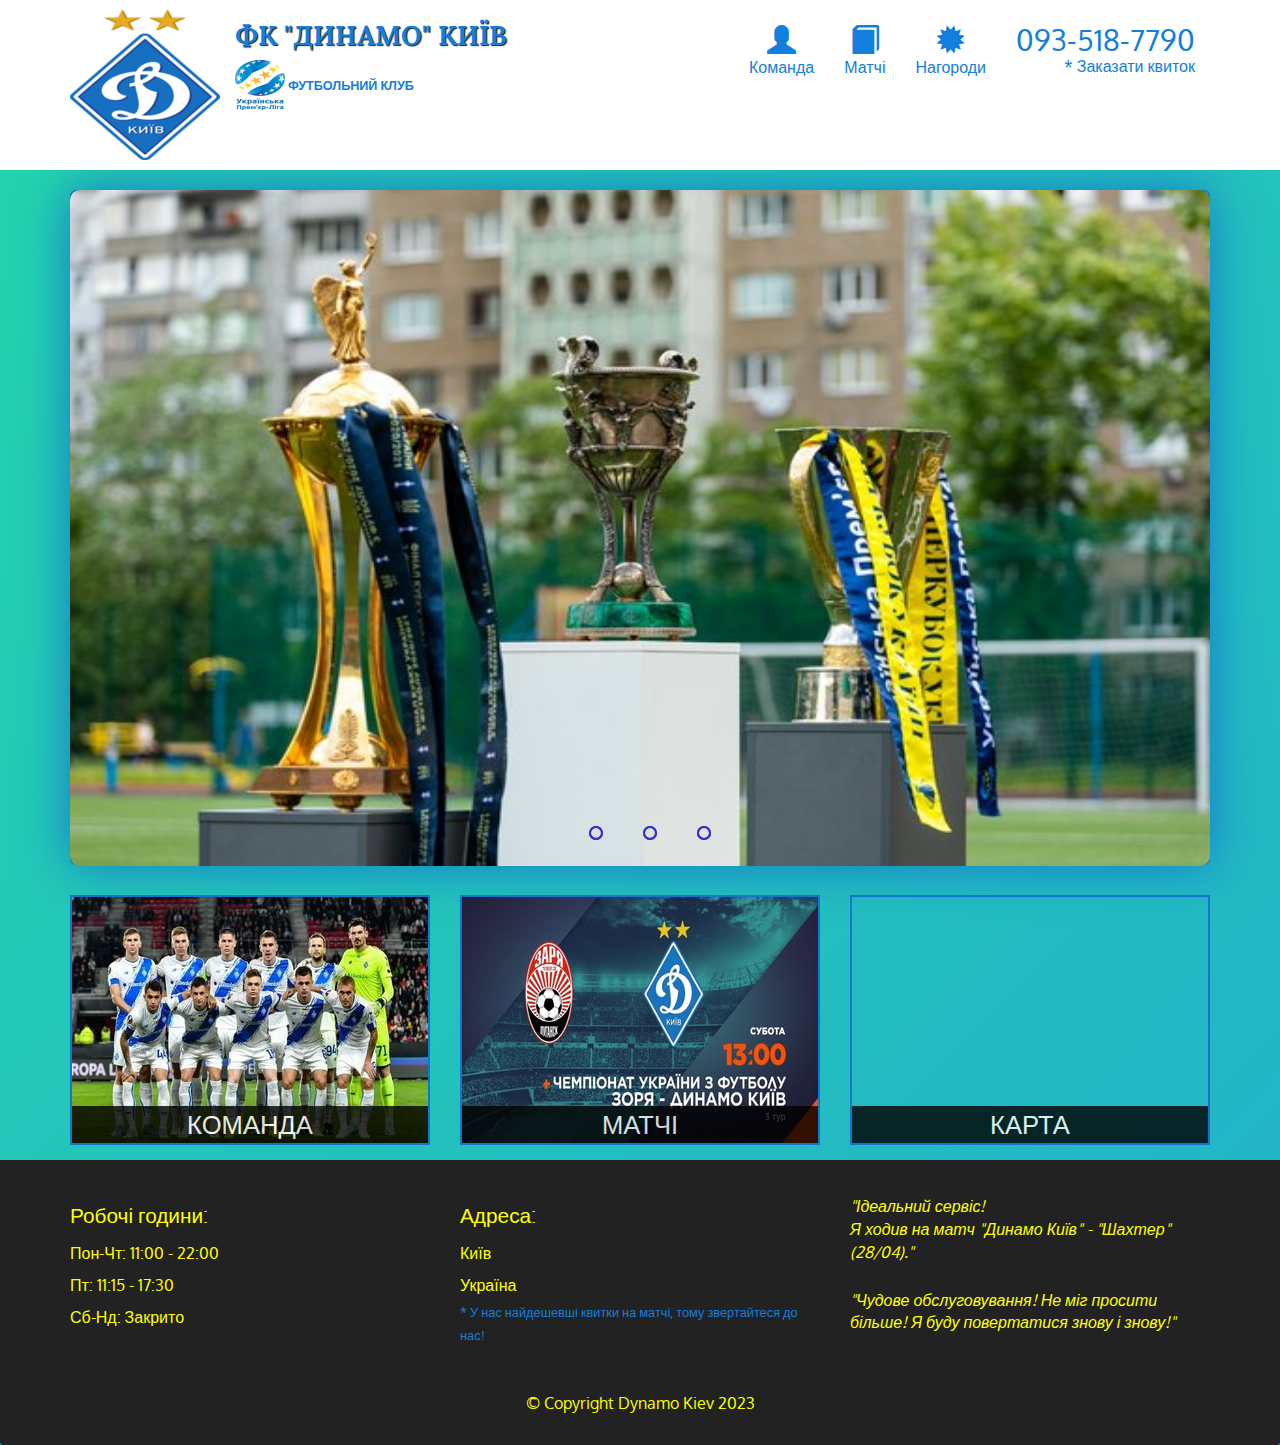
<file: index.html>
<!doctype html>
<html lang="en">
  <head>
    <meta charset="utf-8">
    <meta http-equiv="X-UA-Compatible" content="IE=edge">
    <meta name="viewport" content="width=device-width, initial-scale=1">
    <title>Клуб Динамо</title>
    <link rel="stylesheet" href="css/bootstrap.min.css">
    <link rel="stylesheet" href="./css/style.css">
    <link href='https://fonts.googleapis.com/css?family=Oxygen:400,300,700' rel='stylesheet' type='text/css'>
    <link href='https://fonts.googleapis.com/css?family=Lora' rel='stylesheet' type='text/css'>
  </head>
<body class="main_page">
  <header>
    <nav id="header-nav" class="navbar navbar-default">
      <div class="container">
        <div class="navbar-header">
          <a href="index.html" class="pull-left visible-md visible-lg">
            <div id="logo-img"></div>
          </a>
          <div class="navbar-brand">
            <a href="index.html"><h1>ФК "Динамо" Київ</h1></a>
            <p>
              <img class="logo_img" src="./img/Офіційна_емблема_Прем'єр-Ліги.png" alt="Football club">
              <span>Футбольний клуб</span>
            </p>
          </div>

          <button type="button" class="navbar-toggle collapsed" data-toggle="collapse" data-target="#collapsable-nav" aria-expanded="false">
            <span class="sr-only">Toggle navigation</span>
            <span class="icon-bar "></span>
            <span class="icon-bar"></span>
            <span class="icon-bar"></span>
          </button>
        </div>
        <div id="collapsable-nav" class="collapse navbar-collapse">
           <ul id="nav-list" class="nav navbar-nav navbar-right">
            <li class="visible-xs active">
              <a href="index.html">
                <span class="glyphicon glyphicon-home"></span> Головна</a>
            </li>
            <li>
              <a href="players.html">
                <span class="glyphicon glyphicon-user"></span><br class="hidden-xs"> Команда</a>
            </li>
            <li>
              <a href="./matches.html">
                <span class="glyphicon glyphicon-book"></span><br class="hidden-xs"> Матчі</a>
            </li>
            <li>
              <a href="award-category.html">
                <span class="glyphicon glyphicon-certificate"></span><br class="hidden-xs"> Нагороди</a>
            </li>
            <li id="phone" class="hidden-xs">
              <a href="tel:+380935187790">
                <span>093-518-7790</span></a><div>* Заказати квиток</div>
            </li>
          </ul><!-- #nav-list -->
        </div><!-- .collapse .navbar-collapse -->
      </div><!-- .container -->
    </nav><!-- #header-nav -->
  </header>

  <div id="call-btn" class="visible-xs">
    <a class="btn" href="tel:+380935187790">
    <span class="glyphicon glyphicon-earphone"></span>
    093-518-7790
    </a>
  </div>
  <div id="xs-deliver" class="text-center visible-xs">* Заказати квиток</div>
  <div id="main-content" class="container">
    <div class="jumbotron">
       <!-- image slider start -->
   <div class="sliders">
    <div class="slides">
        <!-- radio buttons starts -->
        <input type="radio" name="radio-btn" id="radio1">
        <input type="radio" name="radio-btn" id="radio2">
        <input type="radio" name="radio-btn" id="radio3">
        <!-- radio buttons end -->
        <!-- slide images start -->
        <div class="slide first">
            <img src="./img/5DM43054.jpg" alt="Slide1">
        </div>
        <div class="slide">
            <img src="./img/o_1fujc5g8v113fhfsptafb1r1c1k.jpg" alt="Slide2">
        </div>
        <div class="slide">
            <img src="./img/Screenshot_1.png" alt="Slide3">
        </div>
        <!-- slide images end -->
        <!-- automation navigation start-->
        <div class="navigation-auto">
            <div class="auto-btn1"></div>
            <div class="auto-btn2"></div>
            <div class="auto-btn3"></div>
        </div>
        <!-- automation navigation end -->
    </div>
    <!-- manual navigation start -->
    <div class="navigation-manual">
        <label for="radio1" class="manual-btn"></label>
        <label for="radio2" class="manual-btn"></label>
        <label for="radio3" class="manual-btn"></label>
    </div>
    <!-- manual navigation end -->
   </div>
   <!-- image slider end -->
    </div>
    <div id="home-tiles" class="row">
      <div class="col-md-4 col-sm-6 col-xs-12">
        <a href="players.html"><div id="menu-tile"><span>команда</span></div></a>
      </div>
      <div class="col-md-4 col-sm-6 col-xs-12">
        <a href="matches.html"><div id="specials-tile"><span>Матчі</span></div></a>
      </div>
      <div class="col-md-4 col-sm-12 col-xs-12">
        <a href="https://goo.gl/maps/B1A9yMEbKbUBrnJg8" target="_blank">
          <div id="map-tile">
            <iframe src="https://www.google.com/maps/embed?pb=!1m18!1m12!1m3!1d2540.511824461447!2d30.53340681573129!3d50.45019307947534!2m3!1f0!2f0!3f0!3m2!1i1024!2i768!4f13.1!3m3!1m2!1s0x40d4ce4d637de063%3A0x9b54fb10552f8727!2z0KHRgtCw0LTRltC-0L0gwqvQlNC40L3QsNC80L7CuyDRltC8LiDQktCw0LvQtdGA0ZbRjyDQm9C-0LHQsNC90L7QstGB0YzQutC-0LPQvg!5e0!3m2!1suk!2sua!4v1684696627253!5m2!1suk!2sua" width="800" height="450" style="border:0;" allowfullscreen="" loading="lazy" referrerpolicy="no-referrer-when-downgrade"></iframe>
            <span>Карта</span>
          </div>
        </a>
      </div>
    </div><!-- End of #home-tiles -->
  </div><!-- End of #main-content -->

  <footer class="panel-footer">
    <div class="container">
      <div class="row">
        <section id="hours" class="col-sm-4">
          <span>Робочі години:</span><br>
          Пон-Чт: 11:00 - 22:00<br>
          Пт: 11:15 - 17:30<br>
          Сб-Нд: Закрито
          <hr class="visible-xs">
        </section>
        <section id="address" class="col-sm-4">
          <span>Адреса:</span><br>
          Київ<br>
          Україна
          <p>* У нас найдешевші квитки на матчі, тому звертайтеся до нас!</p>
          <hr class="visible-xs">
        </section>
        <section id="testimonials" class="col-sm-4">
          <p>"Ідеальний сервіс! <br> Я ходив на матч "Динамо Київ" - "Шахтер" (28/04)."</p>
          <p>"Чудове обслуговування! Не міг просити більше! Я буду повертатися знову і знову!"</p>
        </section>
      </div>
      <div class="text-center">&copy; Copyright Dynamo Kiev 2023</div>
    </div>
  </footer>

  <!-- jQuery (Bootstrap JS plugins depend on it) -->
  <script src="./js/jquery-3.6.4.min.js"></script>
  <script src="./js/bootstrap.min.js"></script>
  <script src="./js/script.js"></script>
</body>
</html>
</file>
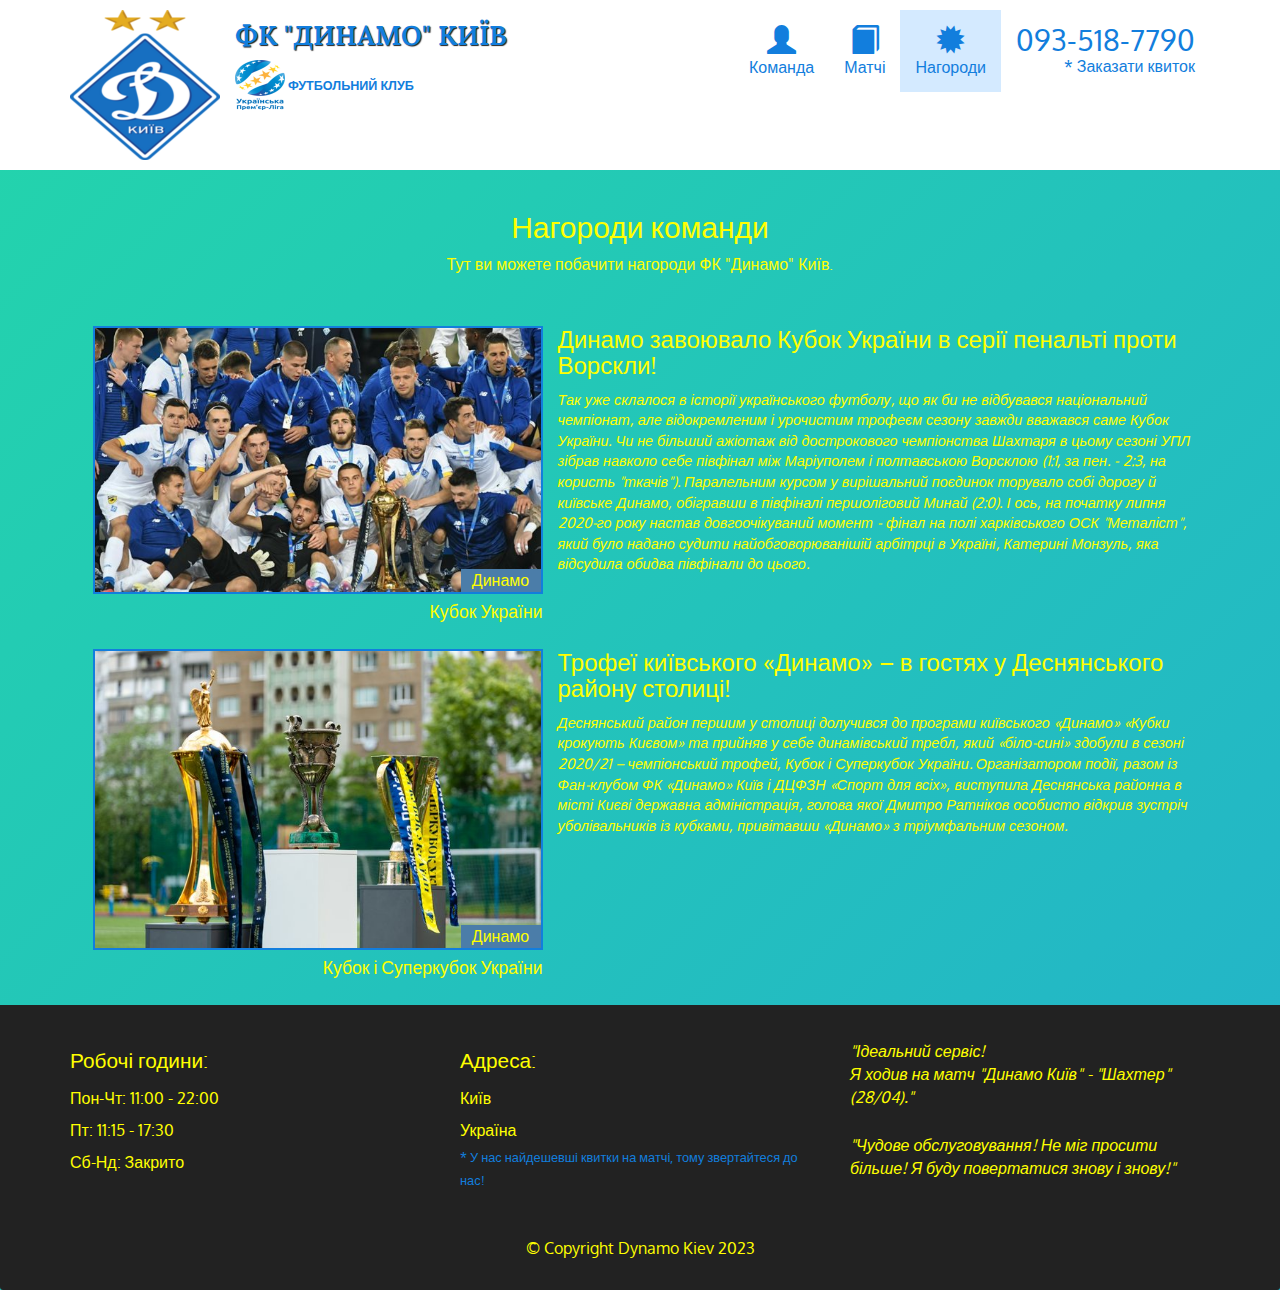
<file: award-category.html>
<!doctype html>
<html lang="en">
  <head>
    <meta charset="utf-8">
    <meta http-equiv="X-UA-Compatible" content="IE=edge">
    <meta name="viewport" content="width=device-width, initial-scale=1">
    <title>Нагороди Динама</title>
    <link rel="stylesheet" href="./css/bootstrap.min.css">
    <link rel="stylesheet" href="./css/style.css">
    <link href='https://fonts.googleapis.com/css?family=Oxygen:400,300,700' rel='stylesheet' type='text/css'>
    <link href='https://fonts.googleapis.com/css?family=Lora' rel='stylesheet' type='text/css'>
  </head>
<body class="award-back">
  <header>
    <nav id="header-nav" class="navbar navbar-default">
      <div class="container">
        <div class="navbar-header">
          <a href="index.html" class="pull-left visible-md visible-lg">
            <div id="logo-img"></div>
          </a>
          <div class="navbar-brand">
            <a href="index.html"><h1>ФК "Динамо" Київ</h1></a>
            <p>
              <img class="logo_img" src="./img/Офіційна_емблема_Прем'єр-Ліги.png" alt="Football club">
              <span>Футбольний клуб</span>
            </p>
          </div>

          <button type="button" class="navbar-toggle collapsed" data-toggle="collapse" data-target="#collapsable-nav" aria-expanded="false">
            <span class="sr-only">Toggle navigation</span>
            <span class="icon-bar"></span>
            <span class="icon-bar"></span>
            <span class="icon-bar"></span>
          </button>
        </div>
        <div id="collapsable-nav" class="collapse navbar-collapse">
           <ul id="nav-list" class="nav navbar-nav navbar-right">
            <li class="visible-xs">
              <a href="index.html">
                <span class="glyphicon glyphicon-home"></span> Головна</a>
            </li>
            <li>
              <a href="players.html">
                <span class="glyphicon glyphicon-user"></span><br class="hidden-xs"> Команда</a>
            </li>
            <li>
              <a href="./matches.html">
                <span class="glyphicon glyphicon-book"></span><br class="hidden-xs"> Матчі</a>
            </li>
            <li class="active">
              <a href="award-category.html">
                <span class="glyphicon glyphicon-certificate"></span><br class="hidden-xs"> Нагороди</a>
            </li>
            <li id="phone" class="hidden-xs">
              <a href="tel:+380935187790">
                <span>093-518-7790</span></a><div>* Заказати квиток</div>
            </li>
          </ul><!-- #nav-list -->
        </div><!-- .collapse .navbar-collapse -->
      </div><!-- .container -->
    </nav><!-- #header-nav -->
  </header>
    <div id="call-btn" class="visible-xs">
        <a class="btn" href="tel:+380935187790">
        <span class="glyphicon glyphicon-earphone"></span>
        093-518-7790
        </a>
      </div>
    <div id="xs-deliver" class="text-center visible-xs">* Заказати квиток</div>

  <div id="main-content" class="container">
    <h2 id="menu-categories-title" class="text-center">Нагороди команди</h2>
    <div class="text-center">Тут ви можете побачити нагороди ФК "Динамо" Київ.</div>

    <section class="row">
      <div class="menu-item-tile col-md-12">
        <div class="row">
          <div class="col-sm-5">
            <div class="menu-item-photo">
              <div>Динамо</div>
              <img class="img-responsive" width="450" height="550" src="./img/Awards/426124.jpg" alt="Award-1">
            </div>
            <div class="menu-item-price">Кубок України
              <hr class="visible-xs">
            </div>
          </div>
          <div class="menu-item-description col-sm-7">
            <h3 class="menu-item-title">Динамо завоювало Кубок України в серії пенальті проти Ворскли!</h3>
            <p class="menu-item-details">Так уже склалося в історії українського футболу, що як би не відбувався національний чемпіонат, але відокремленим і урочистим трофеєм сезону завжди вважався саме Кубок України. Чи не більший ажіотаж від дострокового чемпіонства Шахтаря в цьому сезоні УПЛ зібрав навколо себе півфінал між Маріуполем і полтавською Ворсклою (1:1, за пен. - 2:3, на користь "ткачів"). Паралельним курсом у вирішальний поєдинок торувало собі дорогу й київське Динамо, обігравши в півфіналі першоліговий Минай (2:0). І ось, на початку липня 2020-го року настав довгоочікуваний момент - фінал на полі харківського ОСК "Металіст", який було надано судити найобговорюванішій арбітрці в Україні, Катерині Монзуль, яка відсудила обидва півфінали до цього.</p>
          </div>
        </div>
        <hr class="visible-xs">
      </div>

      <div class="menu-item-tile col-md-12">
        <div class="row">
          <div class="col-sm-5">
            <div class="menu-item-photo">
              <div>Динамо</div>
              <img class="img-responsive" width="450" height="150" src="./img/Awards/5DM43054.jpg" alt="Award-2">
            </div>
            <div class="menu-item-price">Кубок і Суперкубок України
              <hr class="visible-xs">
            </div>
          </div>
          <div class="menu-item-description col-sm-7">
            <h3 class="menu-item-title">Трофеї київського «Динамо» – в гостях у Деснянського району столиці!</h3>
            <p class="menu-item-details">Деснянський район першим у столиці долучився до програми київського «Динамо» «Кубки крокують Києвом» та прийняв у себе динамівський требл, який «біло-сині» здобули в сезоні 2020/21 – чемпіонський трофей, Кубок і Суперкубок України. Організатором події, разом із Фан-клубом ФК «Динамо» Київ і ДЦФЗН «Спорт для всіх», виступила Деснянська районна в місті Києві державна адміністрація, голова якої Дмитро Ратніков особисто відкрив зустріч уболівальників із кубками, привітавши «Динамо» з тріумфальним сезоном.</p>
          </div>
        </div>
        <hr class="visible-xs">
      </div>
      <!-- Add after every 2nd menu-item-tile -->
      
     </div><!-- End of #main-content -->
    </section>

    <footer class="panel-footer">
      <div class="container">
        <div class="row">
          <section id="hours" class="col-sm-4">
            <span>Робочі години:</span><br>
            Пон-Чт: 11:00 - 22:00<br>
            Пт: 11:15 - 17:30<br>
            Сб-Нд: Закрито
            <hr class="visible-xs">
          </section>
          <section id="address" class="col-sm-4">
            <span>Адреса:</span><br>
            Київ<br>
            Україна
            <p>* У нас найдешевші квитки на матчі, тому звертайтеся до нас!</p>
            <hr class="visible-xs">
          </section>
          <section id="testimonials" class="col-sm-4">
            <p>"Ідеальний сервіс! <br> Я ходив на матч "Динамо Київ" - "Шахтер" (28/04)."</p>
            <p>"Чудове обслуговування! Не міг просити більше! Я буду повертатися знову і знову!"</p>
          </section>
        </div>
        <div class="text-center">&copy; Copyright Dynamo Kiev 2023</div>
      </div>
    </footer>

  <!-- jQuery (Bootstrap JS plugins depend on it) -->
  <script src="./js/jquery-3.6.4.min.js"></script>
  <script src="js/bootstrap.min.js"></script>
  <script src="js/script.js"></script>
</body>
</html>
</file>
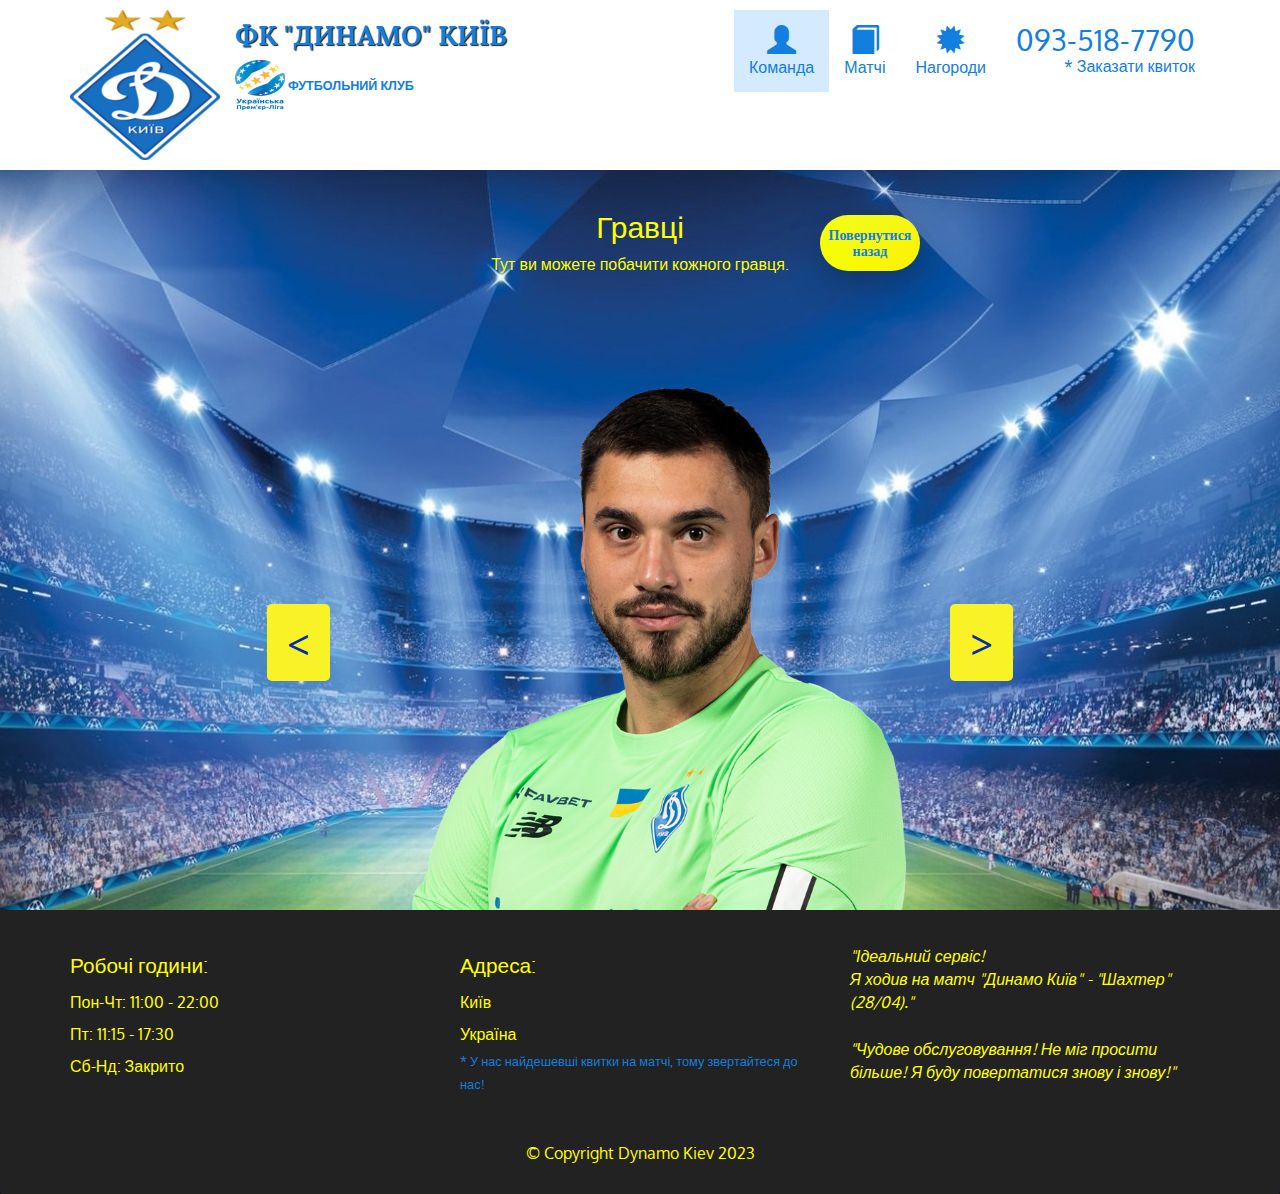
<file: info-players.html>
<!doctype html>
<html lang="en">
  <head>
    <meta charset="utf-8">
    <meta http-equiv="X-UA-Compatible" content="IE=edge">
    <meta name="viewport" content="width=device-width, initial-scale=1">
    <title>Гравці Динамо</title>
    <link rel="stylesheet" href="./css/bootstrap.min.css">
    <link rel="stylesheet" href="./css/style.css">
    <link href='https://fonts.googleapis.com/css?family=Oxygen:400,300,700' rel='stylesheet' type='text/css'>
    <link href='https://fonts.googleapis.com/css?family=Lora' rel='stylesheet' type='text/css'>
    <link href="https://fonts.cdnfonts.com/css/times-new-roman" rel="stylesheet">
  </head>
<body class="info-back">
  <header>
    <nav id="header-nav" class="navbar navbar-default">
      <div class="container">
        <div class="navbar-header">
          <a href="index.html" class="pull-left visible-md visible-lg">
            <div id="logo-img"></div>
          </a>
          <div class="navbar-brand">
            <a href="index.html"><h1>ФК "Динамо" Київ</h1></a>
            <p>
              <img class="logo_img" src="./img/Офіційна_емблема_Прем'єр-Ліги.png" alt="Football club">
              <span>Футбольний клуб</span>
            </p>
          </div>

          <button type="button" class="navbar-toggle collapsed" data-toggle="collapse" data-target="#collapsable-nav" aria-expanded="false">
            <span class="sr-only">Toggle navigation</span>
            <span class="icon-bar"></span>
            <span class="icon-bar"></span>
            <span class="icon-bar"></span>
          </button>
        </div>
        <div id="collapsable-nav" class="collapse navbar-collapse">
           <ul id="nav-list" class="nav navbar-nav navbar-right">
            <li class="visible-xs">
              <a href="index.html">
                <span class="glyphicon glyphicon-home"></span> Головна</a>
            </li>
            <li class="active">
              <a href="players.html">
                <span class="glyphicon glyphicon-user"></span><br class="hidden-xs"> Команда</a>
            </li>
            <li>
              <a href="./matches.html">
                <span class="glyphicon glyphicon-book"></span><br class="hidden-xs"> Матчі</a>
            </li>
            <li>
              <a href="award-category.html">
                <span class="glyphicon glyphicon-certificate"></span><br class="hidden-xs"> Нагороди</a>
            </li>
            <li id="phone" class="hidden-xs">
              <a href="tel:+380935187790">
                <span>093-518-7790</span></a><div>* Заказати квиток</div>
            </li>
          </ul><!-- #nav-list -->
        </div><!-- .collapse .navbar-collapse -->
      </div><!-- .container -->
    </nav><!-- #header-nav -->
  </header>
    <div id="call-btn" class="visible-xs">
        <a class="btn" href="tel:+380935187790">
        <span class="glyphicon glyphicon-earphone"></span>
        093-518-7790
        </a>
      </div>
      <div id="xs-deliver" class="text-center visible-xs">* Заказати квиток</div>

  <div id="main-content" class="container">
    <div>
      <a href="./players.html">
        <button class="button-back hidden-xs">Повернутися назад</button>
      </a>
    </div>
    <h2 id="menu-categories-title" class="text-center">Гравці</h2>
    <div class="text-center">
        Тут ви можете побачити кожного гравця.
    </div>
    <section class="row">
        <div class="slider-controls">
            <button onclick="showPreviousSlide()"><</button>
            <div class="slider">
              <div class="slider-img photo-1">
                  <div class="team_info_hover">
                    Повне ім'я: Георгій Миколайович Бущан
                    <br>Народження: 31 травня 1994 (Одеса, Україна)
                    <br>Зріст: 196 см
                    <br>Вага: 84 кг
                    <br>Громадянство: <img src="./img/anim_flags/Флаг Украины-128.gif" alt="Flag" width="20" height="20"> Україна
                    <br>Позиція: Воротар
                  </div>
              </div>
              <div class="slider-img photo-2">
                  <div class="team_info_hover">
                    Повне ім'я: Костянтин Русланович Вівчаренко
                    <br>Народження: 10 червня 2002 (Одеса, Україна)
                    <br>Зріст: 178 см
                    <br>Вага: 76 кг
                    <br>Громадянство: <img src="./img/anim_flags/Флаг Украины-128.gif" alt="Flag" width="20" height="20"> Україна
                    <br>Позиція: Лівий захисник
                  </div>
              </div>
              <div class="slider-img photo-3">
                  <div class="team_info_hover">
                    Повне ім'я: Денис Юрійович Попов
                    <br>Народження: 17 лютого 1999 (Мигія, Миколаївська область, Україна)
                    <br>Зріст: 190 см
                    <br>Вага: 77 кг
                    <br>Громадянство: <img src="./img/anim_flags/Флаг Украины-128.gif" alt="Flag" width="20" height="20"> Україна
                    <br>Позиція: Захисник
                  </div>
              </div>
              <div class="slider-img photo-4">
                  <div class="team_info_hover">
                    Повне ім'я: Олександр Олександрович Караваєв
                    <br>Народження: 2 червня 1992 (Херсон, Україна)
                    <br>Зріст: 175 см
                    <br>Вага: 71 кг
                    <br>Громадянство: <img src="./img/anim_flags/Флаг Украины-128.gif" alt="Flag" width="20" height="20"> Україна
                    <br>Позиція: Правий захисник
                  </div>
              </div>
              <div class="slider-img photo-5">
                  <div class="team_info_hover">
                    Повне ім'я: Олабіран Блессінг Муїва
                    <br>Народження: 7 вересня 1998 (Абіджан, Кот-д'Івуар)
                    <br>Зріст: 179 см
                    <br>Вага: 80 кг
                    <br>Громадянство: <img src="./img/anim_flags/flag-nigerii-animatsionnaya-kartinka-0009.gif" alt="Flag" width="20" height="20"> Нігерія
                    <br>Позиція: Правий вінгер
                  </div>
              </div>
              <div class="slider-img photo-6">
                  <div class="team_info_hover">
                    Повне ім'я: Сергій Олександрович Сидорчук
                    <br>Народження: 2 травня 1991 (Джанкой, Україна)
                    <br>Зріст: 189 см
                    <br>Вага: 80 кг
                    <br>Громадянство: <img src="./img/anim_flags/Флаг Украины-128.gif" alt="Flag" width="20" height="20"> Україна
                    <br>Позиція: Опорний півзахисник
                  </div>
              </div>
              <div class="slider-img photo-7">
                  <div class="team_info_hover">
                    Повне ім'я: Джастін Антоніус Лонвейк
                    <br>Народження: 21 грудня 1999 (Тілбург, Північний Брабант, Нідерланди)
                    <br>Зріст: 184 см
                    <br>Вага: NA кг
                    <br>Громадянство: <img src="./img/anim_flags/flag-niderlandov-animatsionnaya-kartinka-0002.gif" alt="Flag" width="20" height="20"> Нідерланди
                    <br>Позиція: Півзахисник
                  </div>
              </div>
              <div class="slider-img photo-8">
                  <div class="team_info_hover">
                    Повне ім'я: Володимир Андрійович Шепелев
                    <br>Народження: 1 червня 1997 (Одеська область, Україна)
                    <br>Зріст: 184 см
                    <br>Вага: 73 кг
                    <br>Громадянство: <img src="./img/anim_flags/Флаг Украины-128.gif" alt="Flag" width="20" height="20"> Україна
                    <br>Позиція: Півзахисник
                  </div>
              </div>
              <div class="slider-img photo-9">
                <div class="team_info_hover">
                  Повне ім'я: Віталій Казимирович Буяльський
                  <br>Народження: 6 січня 1993 (Калинівка, Вінницька область, Україна)
                  <br>Зріст: 170 см
                  <br>Вага: 61 кг
                  <br>Громадянство: <img src="./img/anim_flags/Флаг Украины-128.gif" alt="Flag" width="20" height="20"> Україна
                  <br>Позиція: Півзахисник
                </div>
              </div>
              <div class="slider-img photo-10">
                <div class="team_info_hover">
                  Повне ім'я: Антон Олександрович Царенко
                  <br>Народження: 17 червня 2004 (Конотоп, Сумська область, Україна)
                  <br>Зріст: 162 см
                  <br>Вага: 58 кг
                  <br>Громадянство: <img src="./img/anim_flags/Флаг Украины-128.gif" alt="Flag" width="20" height="20"> Україна
                  <br>Позиція: Півзахисник
                </div>
              </div>
              <div class="slider-img photo-11">
                <div class="team_info_hover">
                  Повне ім'я: Владислав Андрійович Ванат
                  <br>Народження: 4 січня 2002 (Кам'янець-Подільський, Україна)
                  <br>Зріст: 181 см
                  <br>Вага: 85 кг
                  <br>Громадянство: <img src="./img/anim_flags/Флаг Украины-128.gif" alt="Flag" width="20" height="20"> Україна
                  <br>Позиція: Нападник
                </div>
              </div>
              <div class="slider-img photo-12">
                <div class="team_info_hover">
                  Повне ім'я: Ерік Клейбель Рамірес Матеус
                  <br>Народження: 20 листопада 1998 (Баринас, Венесуела)
                  <br>Зріст: 190 см
                  <br>Вага: NA кг
                  <br>Громадянство: <img src="./img/anim_flags/flag-venesuely-animatsionnaya-kartinka-0001.gif" alt="Flag" width="20" height="20"> Венесуела
                  <br>Позиція: Нападник
                </div>
              </div>
          </div>
            <button onclick="showNextSlide()">></button>
        </div>
      </div>
    </section>


  </div><!-- End of #main-content -->

  <footer class="panel-footer">
    <div class="container">
      <div class="row">
        <section id="hours" class="col-sm-4">
          <span>Робочі години:</span><br>
          Пон-Чт: 11:00 - 22:00<br>
          Пт: 11:15 - 17:30<br>
          Сб-Нд: Закрито
          <hr class="visible-xs">
        </section>
        <section id="address" class="col-sm-4">
          <span>Адреса:</span><br>
          Київ<br>
          Україна
          <p>* У нас найдешевші квитки на матчі, тому звертайтеся до нас!</p>
          <hr class="visible-xs">
        </section>
        <section id="testimonials" class="col-sm-4">
          <p>"Ідеальний сервіс! <br> Я ходив на матч "Динамо Київ" - "Шахтер" (28/04)."</p>
          <p>"Чудове обслуговування! Не міг просити більше! Я буду повертатися знову і знову!"</p>
        </section>
      </div>
      <div class="text-center">&copy; Copyright Dynamo Kiev 2023</div>
    </div>
  </footer>

  <!-- jQuery (Bootstrap JS plugins depend on it) -->
  <script src="./js/jquery-3.6.4.min.js"></script>
  <script src="js/bootstrap.min.js"></script>
  <script src="js/script.js"></script>
  <script src="./js/slider.js"></script>
</body>
</html>
</file>
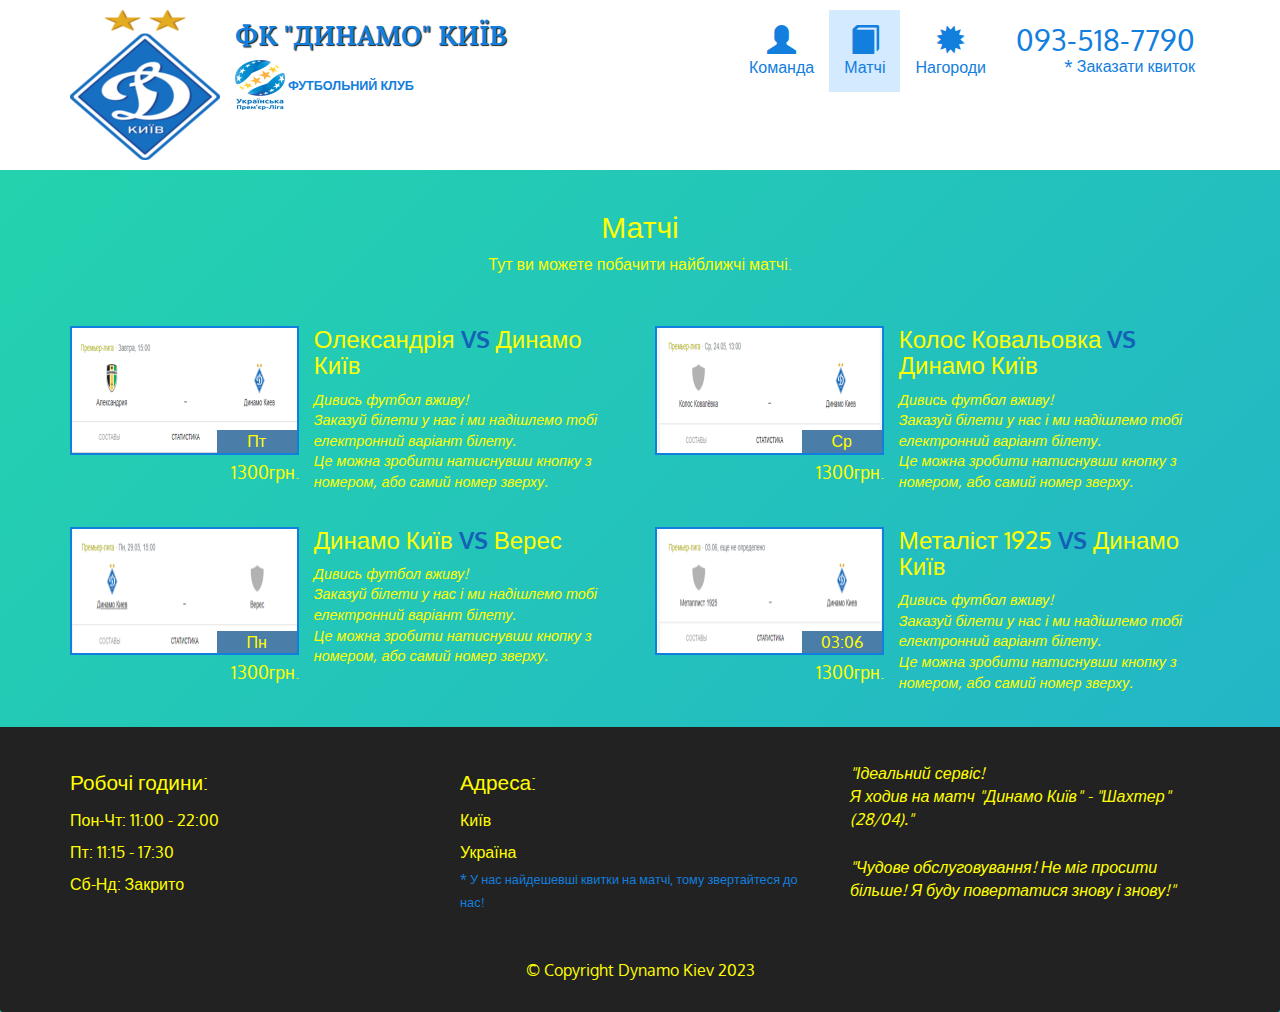
<file: matches.html>
<!doctype html>
<html lang="en">
  <head>
    <meta charset="utf-8">
    <meta http-equiv="X-UA-Compatible" content="IE=edge">
    <meta name="viewport" content="width=device-width, initial-scale=1">
    <title>Matches Red Devils</title>
    <link rel="stylesheet" href="./css/bootstrap.min.css">
    <link rel="stylesheet" href="./css/style.css">
    <link href='https://fonts.googleapis.com/css?family=Oxygen:400,300,700' rel='stylesheet' type='text/css'>
    <link href='https://fonts.googleapis.com/css?family=Lora' rel='stylesheet' type='text/css'>
  </head>
<body class="matches-back">
  <header>
    <nav id="header-nav" class="navbar navbar-default">
      <div class="container">
        <div class="navbar-header">
          <a href="index.html" class="pull-left visible-md visible-lg">
            <div id="logo-img"></div>
          </a>
          <div class="navbar-brand">
            <a href="index.html"><h1>ФК "Динамо" Київ</h1></a>
            <p>
              <img class="logo_img" src="./img/Офіційна_емблема_Прем'єр-Ліги.png" alt="Football club">
              <span>Футбольний клуб</span>
            </p>
          </div>

          <button type="button" class="navbar-toggle collapsed" data-toggle="collapse" data-target="#collapsable-nav" aria-expanded="false">
            <span class="sr-only">Toggle navigation</span>
            <span class="icon-bar"></span>
            <span class="icon-bar"></span>
            <span class="icon-bar"></span>
          </button>
        </div>
        <div id="collapsable-nav" class="collapse navbar-collapse">
           <ul id="nav-list" class="nav navbar-nav navbar-right">
            <li class="visible-xs">
              <a href="index.html">
                <span class="glyphicon glyphicon-home"></span> Головна</a>
            </li>
            <li>
              <a href="players.html">
                <span class="glyphicon glyphicon-user"></span><br class="hidden-xs"> Команда</a>
            </li>
            <li class="active">
              <a href="./matches.html">
                <span class="glyphicon glyphicon-book"></span><br class="hidden-xs"> Матчі</a>
            </li>
            <li>
              <a href="award-category.html">
                <span class="glyphicon glyphicon-certificate"></span><br class="hidden-xs"> Нагороди</a>
            </li>
            <li id="phone" class="hidden-xs">
              <a href="tel:+380935187790">
                <span>093-518-7790</span></a><div>* Заказати квиток</div>
            </li>
          </ul><!-- #nav-list -->
        </div><!-- .collapse .navbar-collapse -->
      </div><!-- .container -->
    </nav><!-- #header-nav -->
  </header>
    <div id="call-btn" class="visible-xs">
        <a class="btn" href="tel:+380935187790">
        <span class="glyphicon glyphicon-earphone"></span>
        093-518-7790
        </a>
      </div>
    <div id="xs-deliver" class="text-center visible-xs">* Заказати квиток</div>

  <div id="main-content" class="container">
    <h2 id="menu-categories-title" class="text-center">Матчі</h2>
    <div class="text-center">Тут ви можете побачити найближчі матчі.</div>

    <section class="row">
      <div class="menu-item-tile col-md-6">
        <div class="row">
          <div class="col-sm-5">
            <div class="menu-item-photo">
              <div>Пт</div>
              <img class="img-responsive" width="550" height="150" src="./img/Matches/Screenshot_1.png" alt="Match-1">
            </div>
            <div class="menu-item-price">1300грн.</div>
          </div>
          <div class="menu-item-description col-sm-7">
            <h3 class="menu-item-title">Олександрія <span class="VS_matches">VS</span> Динамо Київ</h3>
            <p class="menu-item-details">Дивись футбол вживу!<br>Заказуй білети у нас і ми надішлемо тобі електронний варіант білету.<br>Це можна зробити натиснувши кнопку з номером, або самий номер зверху.</p>
          </div>
        </div>
        <hr class="visible-xs">
      </div>

      <div class="menu-item-tile col-md-6">
        <div class="row">
          <div class="col-sm-5">
            <div class="menu-item-photo">
              <div>Ср</div>
              <img class="img-responsive" width="550" height="150" src="./img/Matches/Screenshot_2.png" alt="Item">
            </div>
            <div class="menu-item-price">1300грн.</div>
          </div>
          <div class="menu-item-description col-sm-7">
            <h3 class="menu-item-title">Колос Ковальовка <span class="VS_matches">VS</span> Динамо Київ</h3>
            <p class="menu-item-details">Дивись футбол вживу!<br>Заказуй білети у нас і ми надішлемо тобі електронний варіант білету.<br>Це можна зробити натиснувши кнопку з номером, або самий номер зверху.</p>
          </div>
        </div>
        <hr class="visible-xs">
      </div>
      <!-- Add after every 2nd menu-item-tile -->
      <div class="clearfix visible-lg-block visible-md-block"></div>

      <div class="menu-item-tile col-md-6">
        <div class="row">
          <div class="col-sm-5">
            <div class="menu-item-photo">
              <div>Пн</div>
              <img class="img-responsive" width="550" height="150" src="./img/Matches/Screenshot_3.png" alt="Item">
            </div>
            <div class="menu-item-price">1300грн.</div>
          </div>
          <div class="menu-item-description col-sm-7">
            <h3 class="menu-item-title">Динамо Київ <span class="VS_matches">VS</span> Верес</h3>
            <p class="menu-item-details">Дивись футбол вживу!<br>Заказуй білети у нас і ми надішлемо тобі електронний варіант білету.<br>Це можна зробити натиснувши кнопку з номером, або самий номер зверху.</p>
          </div>
        </div>
        <hr class="visible-xs">
      </div>

      <div class="menu-item-tile col-md-6">
        <div class="row">
          <div class="col-sm-5">
            <div class="menu-item-photo">
              <div>03:06</div>
              <img class="img-responsive" width="550" height="150" src="./img/Matches/Screenshot_4.png" alt="Item">
            </div>
            <div class="menu-item-price">1300грн.</div>
          </div>
          <div class="menu-item-description col-sm-7">
            <h3 class="menu-item-title">Металіст 1925 <span class="VS_matches">VS</span> Динамо Київ</h3>
            <p class="menu-item-details">Дивись футбол вживу!<br>Заказуй білети у нас і ми надішлемо тобі електронний варіант білету.<br>Це можна зробити натиснувши кнопку з номером, або самий номер зверху.</p>
          </div>
        </div>
        <hr class="visible-xs">
      </div>
      <!-- Add after every 2nd menu-item-tile -->
      <div class="clearfix visible-lg-block visible-md-block"></div>
    </section>

  </div><!-- End of #main-content -->

  <footer class="panel-footer">
    <div class="container">
      <div class="row">
        <section id="hours" class="col-sm-4">
          <span>Робочі години:</span><br>
          Пон-Чт: 11:00 - 22:00<br>
          Пт: 11:15 - 17:30<br>
          Сб-Нд: Закрито
          <hr class="visible-xs">
        </section>
        <section id="address" class="col-sm-4">
          <span>Адреса:</span><br>
          Київ<br>
          Україна
          <p>* У нас найдешевші квитки на матчі, тому звертайтеся до нас!</p>
          <hr class="visible-xs">
        </section>
        <section id="testimonials" class="col-sm-4">
          <p>"Ідеальний сервіс! <br> Я ходив на матч "Динамо Київ" - "Шахтер" (28/04)."</p>
          <p>"Чудове обслуговування! Не міг просити більше! Я буду повертатися знову і знову!"</p>
        </section>
      </div>
      <div class="text-center">&copy; Copyright Dynamo Kiev 2023</div>
    </div>
  </footer>

  <!-- jQuery (Bootstrap JS plugins depend on it) -->
  <script src="./js/jquery-3.6.4.min.js"></script>
  <script src="js/bootstrap.min.js"></script>
  <script src="js/script.js"></script>
</body>
</html>
</file>
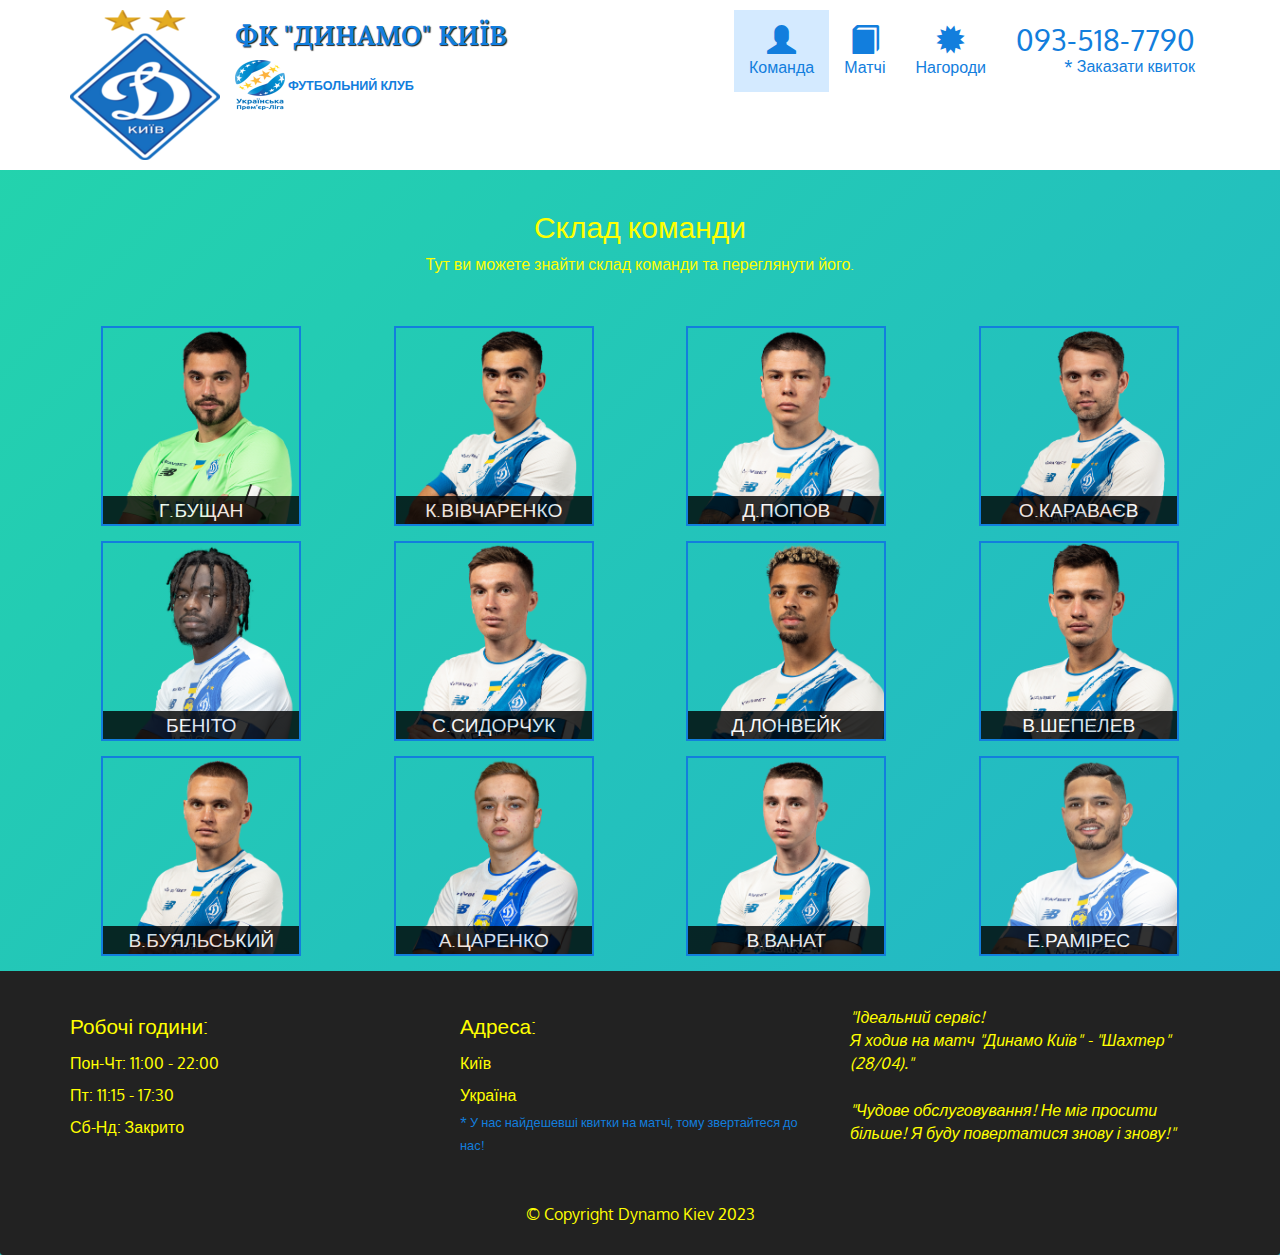
<file: players.html>
<!doctype html>
<html lang="en">
  <head>
    <meta charset="utf-8">
    <meta http-equiv="X-UA-Compatible" content="IE=edge">
    <meta name="viewport" content="width=device-width, initial-scale=1">
    <title>Команда Динамо</title>
    <link rel="stylesheet" href="./css/bootstrap.min.css">
    <link rel="stylesheet" href="./css/style.css">
    <link href='https://fonts.googleapis.com/css?family=Oxygen:400,300,700' rel='stylesheet' type='text/css'>
    <link href='https://fonts.googleapis.com/css?family=Lora' rel='stylesheet' type='text/css'>
  </head>
<body class="team-back">
  <header>
    <nav id="header-nav" class="navbar navbar-default">
      <div class="container">
        <div class="navbar-header">
          <a href="index.html" class="pull-left visible-md visible-lg">
            <div id="logo-img"></div>
          </a>
          <div class="navbar-brand">
            <a href="index.html"><h1>ФК "Динамо" Київ</h1></a>
            <p>
              <img class="logo_img" src="./img/Офіційна_емблема_Прем'єр-Ліги.png" alt="Football club">
              <span>Футбольний клуб</span>
            </p>
          </div>

          <button type="button" class="navbar-toggle collapsed" data-toggle="collapse" data-target="#collapsable-nav" aria-expanded="false">
            <span class="sr-only">Toggle navigation</span>
            <span class="icon-bar"></span>
            <span class="icon-bar"></span>
            <span class="icon-bar"></span>
          </button>
        </div>
        <div id="collapsable-nav" class="collapse navbar-collapse">
           <ul id="nav-list" class="nav navbar-nav navbar-right">
            <li class="visible-xs">
              <a href="index.html">
                <span class="glyphicon glyphicon-home"></span> Головна</a>
            </li>
            <li class="active">
              <a href="players.html">
                <span class="glyphicon glyphicon-user"></span><br class="hidden-xs"> Команда</a>
            </li>
            <li>
              <a href="./matches.html">
                <span class="glyphicon glyphicon-book"></span><br class="hidden-xs"> Матчі</a>
            </li>
            <li>
              <a href="award-category.html">
                <span class="glyphicon glyphicon-certificate"></span><br class="hidden-xs"> Нагороди</a>
            </li>
            <li id="phone" class="hidden-xs">
              <a href="tel:+380935187790">
                <span>093-518-7790</span></a><div>* Заказати квиток</div>
            </li>
          </ul><!-- #nav-list -->
        </div><!-- .collapse .navbar-collapse -->
      </div><!-- .container -->
    </nav><!-- #header-nav -->
  </header>

    <div id="call-btn" class="visible-xs">
        <a class="btn" href="tel:+380935187790">
        <span class="glyphicon glyphicon-earphone"></span>
        093-518-7790
        </a>
      </div>
      <div id="xs-deliver" class="text-center visible-xs">* Заказати квиток</div>

  <div id="main-content" class="container">
    <h2 id="menu-categories-title" class="text-center">Склад команди</h2>
    <div class="text-center">
        Тут ви можете знайти склад команди та переглянути його.
    </div>

    <section class="row">
      <div class="col-md-3 col-sm-4 col-xs-6 col-xxs-12">
        <a href="./info-players.html">
          <div class="category-tile">
            <img width="200" height="300" src="./img/Team/buschan.png" alt="Г.Бущан">
            <span>Г.Бущан</span>
          </div>
        </a>
      </div>
      <div class="col-md-3 col-sm-4 col-xs-6 col-xxs-12">
        <a href="./info-players.html#Team">
          <div class="category-tile">
            <img width="200" height="300" src="./img/Team/vivcharenko.png" alt="К.Вивчаренко">
            <span>К.Вівчаренко</span>
          </div>
        </a>
      </div>
      <div class="col-md-3 col-sm-4 col-xs-6 col-xxs-12">
        <a href="./info-players.html">
          <div class="category-tile">
            <img width="200" height="300" src="./img/Team/popov.png" alt="Д.Попов">
            <span>Д.Попов</span>
          </div>
        </a>
      </div>
      <div class="col-md-3 col-sm-4 col-xs-6 col-xxs-12">
        <a href="./info-players.html">
          <div class="category-tile">
            <img width="200" height="300" src="./img/Team/karavaiev.png" alt="О.Караваєв">
            <span>О.Караваєв</span>
          </div>
        </a>
      </div>
      <div class="col-md-3 col-sm-4 col-xs-6 col-xxs-12">
        <a href="./info-players.html">
          <div class="category-tile">
            <img width="200" height="300" src="./img/Team/benito.png" alt="Беніто">
            <span>Беніто</span>
          </div>
        </a>
      </div>
      <div class="col-md-3 col-sm-4 col-xs-6 col-xxs-12">
        <a href="./info-players.html">
          <div class="category-tile">
            <img width="200" height="300" src="./img/Team/sidorchuk.png" alt="С.Сидорчук">
            <span>С.Сидорчук</span>
          </div>
        </a>
      </div>
      <div class="col-md-3 col-sm-4 col-xs-6 col-xxs-12">
        <a href="./info-players.html">
          <div class="category-tile">
            <img width="200" height="300" src="./img/Team/lonweik.png" alt="Д.Лонвейк">
            <span>Д.Лонвейк</span>
          </div>
        </a>
      </div>
      <div class="col-md-3 col-sm-4 col-xs-6 col-xxs-12">
        <a href="./info-players.html">
          <div class="category-tile">
            <img width="200" height="300" src="./img/Team/shepelev.png" alt="В.Шепелев">
            <span>В.Шепелев</span>
          </div>
        </a>
      </div>
      <div class="col-md-3 col-sm-4 col-xs-6 col-xxs-12">
        <a href="./info-players.html">
          <div class="category-tile">
            <img width="200" height="300" src="./img/Team/buyalskyi.png" alt="В.Буяльський">
            <span>В.Буяльський</span>
          </div>
        </a>
      </div>
      <div class="col-md-3 col-sm-4 col-xs-6 col-xxs-12">
        <a href="./info-players.html">
          <div class="category-tile">
            <img width="200" height="300" src="./img/Team/tsarenko.png" alt="А.Царенко">
            <span>А.Царенко</span>
          </div>
        </a>
      </div>
      <div class="col-md-3 col-sm-4 col-xs-6 col-xxs-12">
        <a href="./info-players.html">
          <div class="category-tile">
            <img width="200" height="300" src="./img/Team/vanat.png" alt="В.Ванат">
            <span>В.Ванат</span>
          </div>
        </a>
      </div>
      <div class="col-md-3 col-sm-4 col-xs-6 col-xxs-12">
        <a href="./info-players.html">
          <div class="category-tile">
            <img width="200" height="300" src="./img/Team/ramirez.png" alt="Е.Рамірес">
            <span>Е.Рамірес</span>
          </div>
        </a>
      </div>
    </section>

  </div><!-- End of #main-content -->

  <footer class="panel-footer">
    <div class="container">
      <div class="row">
        <section id="hours" class="col-sm-4">
          <span>Робочі години:</span><br>
          Пон-Чт: 11:00 - 22:00<br>
          Пт: 11:15 - 17:30<br>
          Сб-Нд: Закрито
          <hr class="visible-xs">
        </section>
        <section id="address" class="col-sm-4">
          <span>Адреса:</span><br>
          Київ<br>
          Україна
          <p>* У нас найдешевші квитки на матчі, тому звертайтеся до нас!</p>
          <hr class="visible-xs">
        </section>
        <section id="testimonials" class="col-sm-4">
          <p>"Ідеальний сервіс! <br> Я ходив на матч "Динамо Київ" - "Шахтер" (28/04)."</p>
          <p>"Чудове обслуговування! Не міг просити більше! Я буду повертатися знову і знову!"</p>
        </section>
      </div>
      <div class="text-center">&copy; Copyright Dynamo Kiev 2023</div>
    </div>
  </footer>

  <!-- jQuery (Bootstrap JS plugins depend on it) -->
  <script src="./js/jquery-3.6.4.min.js"></script>
  <script src="js/bootstrap.min.js"></script>
  <script src="js/script.js"></script>
  <script src="./js/slider.js"></script>
</body>
</html>
</file>
<file: css/style.css>
body {
    font-size: 16px;
    color: 	#FFFF00;
    width:100%;
    font-family: 'Oxygen', sans-serif;
  }
  
  .main_page, .matches-back, .team-back, .award-back  {
      background: linear-gradient(-45deg, #ee7752, #e73c7e, #23a6d5, #23d5ab);
      background-size: 400% 400%;
      animation: gradient 15s ease infinite;
      height: auto;
    }
    
    @keyframes gradient {
      0% {
        background-position: 0% 50%;
      }
      50% {
        background-position: 100% 50%;
      }
      100% {
        background-position: 0% 50%;
      }
    }
  

  .info-back {
    background-image: url('../img/1616548215_16-p-futbol-fon-17.jpg');
    background-size: cover;
    background-position: top center;
  }


  /* #region HEADER */
  #header-nav {
    background-color: #FFFFFF;
    border-radius: 0;
    border: 0;
  }
  
  .logo_img {
    width: 50px;
    height: 50px;
  }

  #logo-img {
    background: url('../img/FC_Dynamo_Kyiv_logo.svg\ \(1\).png') no-repeat;
    width: 150px;
    height: 150px;
    margin: 10px 15px 10px 0;
  }
  
  .navbar-brand {
    padding-top: 25px;
  }
  .navbar-brand h1 { /* Restaurant name */
    font-family: 'Lora', serif;
    color: #127edd;
    font-size: 1.5em;
    text-transform: uppercase;
    font-weight: bold;
    text-shadow: 1px 1px 1px #222;
    margin-top: 0;
    margin-bottom: 0;
    line-height: .75;
  }
  .navbar-brand a:hover, .navbar-brand a:focus {
    text-decoration: none;
  }
  .navbar-brand p { /* Kosher cert */
    color: #127edd;
    font-weight: bold;
    text-transform: uppercase;
    font-size: .7em;
    margin-top: 15px;
  }
  .navbar-brand p span { /* Star-K */
    vertical-align: middle;
  }
  
  #nav-list {
    margin-top: 10px;
  }
  #nav-list a {
    color: #127edd;
    text-align: center;
  }
  #nav-list a:hover {
    background: #d4eaff;
  }
  #nav-list a span {
    font-size: 1.8em;
  }
  
  #phone {
    margin-top: 5px;
  }
  #phone a { /* Phone number */
    text-align: right;
    padding-bottom: 0;
  }
  #phone div { /* We Deliver */
    color: #127edd;
    text-align: right;
    padding-right: 15px;
  }

  .navbar-header button.navbar-toggle, .navbar-header .icon-bar {
    border: 2px solid #127edd;
  }
  .navbar-header button.navbar-toggle {
    clear: both;
    margin-top: -30px;
  }
  /* #endregion END HEADER */
  
  /* #region FOOTER */
  .panel-footer {
    margin-top: 0px;
    padding-top: 35px;
    padding-bottom: 30px;
    background-color: #222;
    border-top: 0;
  }
  .panel-footer div.row {
    margin-bottom: 35px;
  }
  #hours, #address {
    line-height: 2;
  }
  #hours > span, #address > span {
    font-size: 1.3em;
  }
  #address p {
    color: #127edd;
    font-size: .8em;
    line-height: 1.8;
  }
  #testimonials {
    font-style: italic;
  }
  #testimonials p:nth-child(2) {
    margin-top: 25px;
  }
  /* #endregion END FOOTER */
  
  /* #region HOME PAGE */
  .container .jumbotron {
    box-shadow: 0 0 50px #1375cb;
    border: 2px solid #1375cb;
  }
  
  #menu-tile, #specials-tile, #map-tile {
    height: 250px;
    width: 100%;
    margin-bottom: 15px;
    position: relative;
    border: 2px solid #1375cb;
    overflow: hidden;
  }
  #menu-tile:hover, #specials-tile:hover, #map-tile:hover {
    box-shadow: 0 1px 5px 1px #cccccc;
  }
  #menu-tile {
    background: url('../img/63801179009683.jpg') no-repeat;
    background-position: center;
  }
  #specials-tile {
    background: url('../img/6f4814a392dee3c14d8c6924ab7a9e74.jpg') no-repeat;
    background-position: center;
  }
  #menu-tile span, #specials-tile span, #map-tile span {
    position: absolute;
    bottom: 0;
    right: 0;
    width: 100%;
    text-align: center;
    font-size: 1.6em;
    text-transform: uppercase;
    background-color: #000;
    color: #fff;
    opacity: .8;
  }

  .sliders {
    position: absolute;
    margin-left: -62px;
    margin-top: -50px;
    width: 1140px;
    height: 676px;
    border-radius: 10px;
    overflow: hidden;
}

  .slides {
    width: 500%;
    height: 100%;
    display: flex;
}

.slides input {
    display: none;
}

.slide {
    width: 20%;
    transition: 2s;
}

.slide img {
    width: 100%;
    height: 100%;
}

/* manual slide navigation */

.navigation-manual {
    position: absolute;
    width: 1160px;
    margin-top: -40px;
    display: flex;
    justify-content: center;
}

.manual-btn {
    border: 2px solid #3232cd;
    padding: 5px;
    border-radius: 10px;
    cursor: pointer;
    transition: 1s;
}

.manual-btn:not(:last-child) {
    margin-right: 40px;
}

.manual-btn:hover {
    background: #3232cd;
}

#radio1:checked ~ .first {
    margin-left: 0;
}

#radio2:checked ~ .first {
    margin-left: -20%;
}

#radio3:checked ~ .first {
    margin-left: -40%;
}

/* END manual slide navigation */

/* start automatic slide navigation */

.navigation-auto {
    position: absolute;
    display: flex;
    width: 1160px;
    justify-content: center;
    margin-top: 636px;
}

.navigation-auto div{
    border: 2px solid #3232cd;
    padding: 5px;
    border-radius: 10px;
    transition: 1s;
}

.navigation-auto div:not(:last-child) {
    margin-right: 40px;
}

#radio1:checked ~ .navigation-auto .auto-btn1 {
    background: #3232cd;
}

#radio2:checked ~ .navigation-auto .auto-btn2 {
    background: #3232cd;
}

#radio3:checked ~ .navigation-auto .auto-btn3 {
    background: #3232cd;
}
  /* #endregion END HOME PAGE */
  
  /* #region MENU CATEGORIES PAGE */
  .category-tile { 
    position: relative;
    border: 2px solid #127edd;
    overflow: hidden;
    width: 200px;
    height: 200px;
    margin: 0 auto 15px;
  }
  .category-tile span {
    position: absolute;
    bottom: 0;
    right: 0;
    width: 100%;
    text-align: center;
    font-size: 1.2em;
    text-transform: uppercase;
    background-color: #000;
    color: #fff;
    opacity: .8;
  }
  .category-tile:hover {
    box-shadow: 0 1px 5px 1px #cccccc;
  }
  
  #menu-categories-title + div {
    margin-bottom: 50px;
  }
  /* #endregion END MENU CATEGORIES PAGE */
  
  /* #region SINGLE CATEGORY PAGE */
  .menu-item-tile {
    margin-bottom: 25px;
  }
  .menu-item-tile hr {
    width: 80%;
  }
  .menu-item-tile .menu-item-price {
    font-size: 1.1em;
    text-align: right;
    margin-top: -15px;
    margin-right: -15px;
  }
  .menu-item-tile .menu-item-price span {
    font-size: .6em;
  }
  .menu-item-photo {
    position: relative;
    border: 2px solid #127edd; 
    overflow: hidden;
    padding: 0;
    margin-right: -15px;
    margin-left: auto;
    margin-bottom: 20px;
    max-width: 450px;
  }
  .menu-item-photo div {
    position: absolute;
    bottom: 0;
    right: 0;
    width: 80px;
    background-color: #4b7da9;
    text-align: center;
  }
  .menu-item-description {
    padding-right: 30px;
  }
  h3.menu-item-title {
    margin: 0 0 10px;
  }
  .menu-item-details {
    font-size: .9em;
    font-style: italic;
  }

  .VS_matches {
    color: #1150b5d8;
    font-weight: bold;
  }

  .menu-item-photo-award {
    position: relative;
    border: 2px solid #127edd; 
    overflow: hidden;
    padding: 0;
    margin-right: -15px;
    margin-left: auto;
    margin-bottom: 20px;
    max-width: 1250px;
    max-height: 1400px;
  }

  .button-back {
  position: absolute;
  margin-top: 25px;
  margin-left: 750px;
  }
  
  
  .button-back {
    color: #127edd;
    font-family: 'Oxygen';
    line-height: 16px;
    width: 100px;
    height: 56px;
    font-weight: bold;
    font-size: 14px;
    background: linear-gradient(180deg, rgba(238, 252, 39, 0.6) 0%, rgba(255, 255, 255, 0) 100%),
    linear-gradient(253.58deg, #ffff00 1.55%, #ffee00 1.56%, #f6ff00 95.8%);
    border: 12px;
    border-radius: 100px;
    box-shadow: 0px 12px 35px rgba(0, 0, 0, 0.25);
  }
  
  
  .button-back:hover {
    color: #f9f226;
    background: linear-gradient(180deg, rgba(175, 193, 226, 0.6) 0%, rgba(255, 255, 255, 0) 100%),
    linear-gradient(253.58deg, #029cf5 1.55%, #088ce4f6 1.56%, #4823e9 95.8%);
    box-shadow: 0px 12px 35px rgba(2, 47, 248, 0.822);
    transition: 500ms;
    font-weight: bold;
    cursor: pointer;
  }
  



  /* #endregion END SINGLE CATEGORY PAGE */

  /* #region SLIDER START */
  .slider {
    width: 600px;
    height: 534px;
    overflow: hidden;
    position: relative;
}

.slider div:first-child{
    display: block;
}
.slider div {
    width: 100%;
    height: 100%;
    position: absolute;
    top: 0;
    display: none;
    background-size: cover;
}
.slider slider-img:first-child{
    display: block;
    position: relative;
}
.slider-controls {
    margin-top: 50px;
    margin-bottom: 0px;
    display: flex;
    align-items: center;
    justify-content: center;
}

.slider-controls button {
    margin: 10px;
    padding: 10px 20px;
    background-color: #f9f226;
    color: #002ead;
    font-style: bold;
    border: none;
    border-radius: 5px;
    cursor: pointer;
    font-size: 40px;
}

.slider-controls button:hover {
  background-color:#002ead;
  transition: 0.7s;
  color: #f9f226;
}

.slider-controls button:focus {
  outline-color: transparent;
  outline-style:solid;
  box-shadow: 0 0 0 4px #002ead;
  transition: 0.7s;
}

.team_info_hover{
    color: #e1e1e1;
    text-align: center;
    margin-top: 65%;
    width: 100%;
    height: 100%;
    background-color: #0000008d;
    position: absolute;
    opacity: 1;
    bottom: 0;
    right: 0;
}

/* #region Start Photos for Slider */
.photo-1 {
  background-image: url(../img/Team/buschan.png);
}

.photo-2 {
  background-image: url(../img/Team/vivcharenko.png)
}

.photo-3 {
  background-image: url(../img/Team/popov.png)
}

.photo-4 {
  background-image: url(../img/Team/karavaiev.png)
}

.photo-5 {
  background-image: url(../img/Team/benito.png)
}

.photo-6 {
  background-image: url(../img/Team/sidorchuk.png)
}

.photo-7 {
  background-image: url(../img/Team/lonweik.png)
}

.photo-8 {
  background-image: url(../img/Team/shepelev.png)
}

.photo-9 {
  background-image: url(../img/Team/buyalskyi.png)
}

.photo-10 {
  background-image: url(../img/Team/tsarenko.png)
}

.photo-11 {
  background-image: url(../img/Team/vanat.png)
}

.photo-12 {
  background-image: url(../img/Team/ramirez.png)
}
/* #endregion End Photos for Slider */
/*team_info_hover:hover{
    display: block;
}*/

 /* #endregion END SLIDER */
 
  /* #region Adaptations */
  
  /********** Large devices only **********/
  @media (min-width: 1200px) {
    .container .jumbotron {
      height: 675px;
    }
  }

  .sliders {
    position: absolute;
    margin-left: -62px;
    margin-top: -50px;
    width: 1140px;
    height: 676px;
    border-radius: 10px;
    overflow: hidden;
}
  
  /********** Medium devices only **********/
  @media (min-width: 992px) and (max-width: 1199px) {
    /* Header */
    #logo-img {
      background: url('../img/FC_Dynamo_Kyiv_logo.svg\ \(1\).png') no-repeat;
      margin: 5px 5px 5px 0;
    }
    /* End Header */
    body {
      background-size: 1050px;
      background-position: top center;
      background-color: blue;
    }
    
    /* Home Page */
    .container .jumbotron {
      height: 558px;
    }

    .sliders {
      position: absolute;
      margin-left: -62px;
      margin-top: -50px;
      width: 945px;
      height: 560px;
      border-radius: 10px;
      overflow: hidden;
  }

  .navigation-manual {
    position: absolute;
    width: 945px;
    margin-top: -40px;
    display: flex;
    justify-content: center;
}

.manual-btn {
  border: 2px solid #3232cd;
  padding: 5px;
  border-radius: 10px;
  cursor: pointer;
  transition: 1s;
}

.manual-btn:not(:last-child) {
  margin-right: 40px;
}

.manual-btn:hover {
  background: #3232cd;
}

#radio1:checked ~ .first {
  margin-left: 0;
}

#radio2:checked ~ .first {
  margin-left: -20%;
}

#radio3:checked ~ .first {
  margin-left: -40%;
}


.navigation-auto {
    position: absolute;
    display: flex;
    width: 945px;
    justify-content: center;
    margin-top: 636px;
}

.navigation-auto div{
  border: 2px solid #3232cd;
  padding: 5px;
  border-radius: 10px;
  transition: 1s;
}

.navigation-auto div:not(:last-child) {
  margin-right: 40px;
}

#radio1:checked ~ .navigation-auto .auto-btn1 {
  background: #3232cd;
}

#radio2:checked ~ .navigation-auto .auto-btn2 {
  background: #3232cd;
}

#radio3:checked ~ .navigation-auto .auto-btn3 {
  background: #3232cd;
}

    /* End Home Page */
    .button-back {
      position: absolute;
      margin-top: 25px;
      margin-left: 650px;
      }


  }
  
  /********** Small devices only **********/
  @media (min-width: 768px) and (max-width: 991px) {
    body {
      background-size: 950px;
      background-position: top center;
      background-color: blue;
    }
    
    /* Home Page */
    .container .jumbotron {
      height: 432px;
    }

    .sliders {
      position: absolute;
      margin-left: -62px;
      margin-top: -50px;
      width: 720px;
      height: 435px;
      border-radius: 10px;
      overflow: hidden;
  }

  .navigation-manual {
    position: absolute;
    width: 725px;
    margin-top: -40px;
    display: flex;
    justify-content: center;
}
.navigation-auto {
    position: absolute;
    display: flex;
    width: 725px;
    justify-content: center;
    margin-top: 636px;
}

    /* End Home Page */
    .button-back {
      position: absolute;
      margin-top: 25px;
      margin-left: 550px;
      }
  }



  /********** Extra small devices only **********/
  @media (min-width: 479px) and (max-width: 768px) {
    /* Header */
    .navbar-brand {
      padding-top: 10px;
      height: 90px;
    }
    .navbar-brand h1 { /* Restaurant name */
      padding-top: 10px;
      font-size: 5vw; /* 1vw = 1% of viewport width */
    }
    .navbar-brand p { /* Kosher cert */
      font-size: .6em;
      margin-top: 12px;
    }
    .navbar-brand p img { /* Star-K */
      height: 40px;
      width: 50px;
    }
  
    #collapsable-nav a { /* Collapsed nav menu text */
      font-size: 1.2em;
    }
    #collapsable-nav a span { /* Collapsed nav menu glyph */
      font-size: 1em;
      margin-right: 5px;
    }
  
    #call-btn > a {
      font-size: 1.5em;
      display: block;
      margin: 0 20px;
      padding: 10px;
      border: 2px solid #4b7da9;
      background-color: #fff;
      color: #127edd;
    }
    #xs-deliver {
      margin-top: 5px;
      font-size: .7em;
      letter-spacing: .1em;
      text-transform: uppercase;
    }
    /* End Header */
    /* Footer */
    .panel-footer section {
      margin-bottom: 30px;
      text-align: center;
    }
    .panel-footer section:nth-child(3) {
      margin-bottom: 0; /* margin already exists on the whole row */
    }
    .panel-footer section hr {
      width: 50%;
    }
    /* End Footer */
  
    /* Home Page */
    .container .jumbotron {
      height: auto;
      border-radius: 12px;
      margin-top: 30px;
      padding: 0;
    }

    .sliders {
      position: relative;
      margin-left: 0px;
      margin-top: -5px;
      width: auto;
      height: auto;
      border-radius: 10px;
      overflow: hidden;
  }

  .navigation-manual {
    position: absolute;
    width: 725px;
    margin-top: -40px;
    display: flex;
    justify-content: center;
}
.navigation-auto {
    position: absolute;
    display: flex;
    width: 725px;
    justify-content: center;
    margin-top: 636px;
}


    #menu-tile, #specials-tile {
      width: 360px;
      margin: 0 auto 15px;
    }
  
    .menu-item-photo {
      margin-right: auto;
    }
    .menu-item-tile .menu-item-price {
      text-align: center;
    }
    .menu-item-description {
      text-align: center;;
    }
    .button-back {
      position: absolute;
      margin-top: 100px;
      margin-left: 320px;
      }
  }
  


  
  /********** Super extra small devices Only :-) (e.g., iPhone 4) **********/
  @media (max-width: 479px) {
    /* Header */
    .navbar-brand h1 { /* Restaurant name */
      padding-top: 5px;
      font-size: 6vw;

    }

    .team_info_hover{
      color: #e1e1e1;
      text-align: center;
      margin-top: 95%;
      width: 100%;
      height: 100%;
      background-color: #0000008d;
      position: absolute;
      opacity: 1;
      bottom: 0;
      right: 0;
  }
  
    /* End Header */
    
    /* Home page */
    #menu-tile, #specials-tile {
      width: 280px;
      margin: 0 auto 15px;
    }
  
    .col-xxs-12 {
      position: relative;
      min-height: 1px;
      padding-right: 15px;
      padding-left: 15px;
      float: left;
      width: 100%;
    }

    .button-back {
      position: absolute;
      margin-top: 100px;
      margin-left: 175px;
      }
      .navbar-brand {
        padding-top: 10px;
        height: 90px;
      }
      .navbar-brand h1 { /* Restaurant name */
        padding-top: 10px;
        font-size: 5vw; /* 1vw = 1% of viewport width */
      }
      .navbar-brand p { /* Kosher cert */
        font-size: .6em;
        margin-top: 12px;
      }
      .navbar-brand p img { /* Star-K */
        height: 40px;
        width: 50px;
      }
    
      #collapsable-nav a { /* Collapsed nav menu text */
        font-size: 1.2em;
      }
      #collapsable-nav a span { /* Collapsed nav menu glyph */
        font-size: 1em;
        margin-right: 5px;
      }
    
      #call-btn > a {
        font-size: 1.5em;
        display: block;
        margin: 0 20px;
        padding: 10px;
        border: 2px solid #4b7da9;
        background-color: #fff;
        color: #127edd;
      }
      #xs-deliver {
        margin-top: 5px;
        font-size: .7em;
        letter-spacing: .1em;
        text-transform: uppercase;
      }

      .sliders {
        position: relative;
        margin-left: 0px;
        margin-top: -5px;
        width: auto;
        height: auto;
        border-radius: 3px;
        overflow: hidden;
    }

    .navigation-manual {
      position: absolute;
      width: auto;
      margin-top: auto;
      display: none;
      justify-content: center;
  }
  .navigation-auto {
      position: absolute;
      display: none;
      width: auto;
      justify-content: center;
      margin-top: auto  ;
  }


      /* End Body */
      /* Footer */
      .panel-footer section {
        margin-bottom: 30px;
        text-align: center;
      }
      .panel-footer section:nth-child(3) {
        margin-bottom: 0; /* margin already exists on the whole row */
      }
      .panel-footer section hr {
        width: 50%;
      }
      /* End Footer */
    
      /* Home Page */
      .container .jumbotron {
        margin-top: 30px;
        padding: 0;
      }
      #menu-tile, #specials-tile {
        width: 360px;
        margin: 0 auto 15px;
      }
    
      .menu-item-photo {
        margin-right: auto;
      }
      .menu-item-tile .menu-item-price {
        text-align: center;
      }
      .menu-item-description {
        text-align: center;;
      }
      .button-back {
        position: absolute;
        margin-top: 100px;
        margin-left: 200px;
        }
    }

/* #endregion END Adaptations */
</file>
